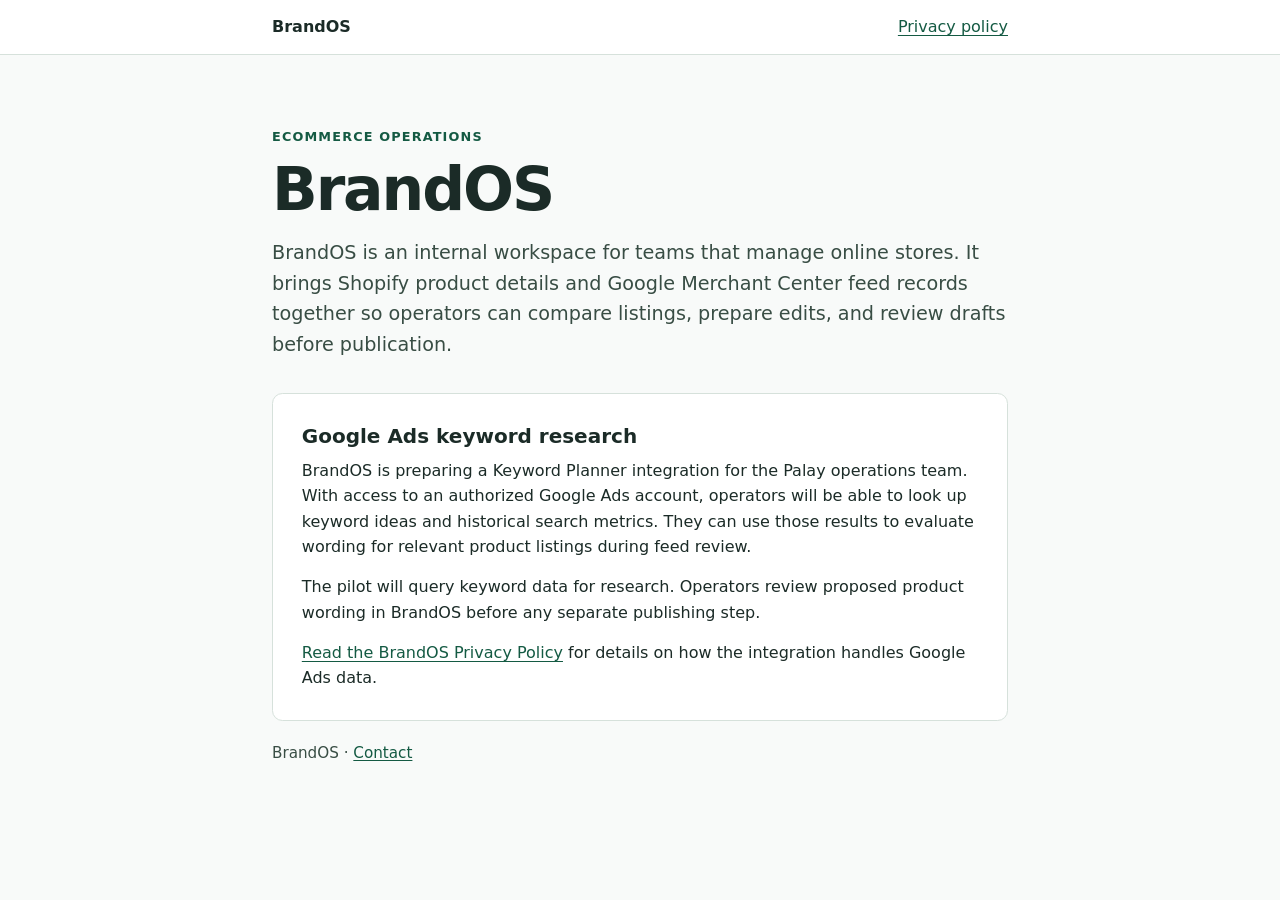
<file: index.html>
<!doctype html>
<html lang="en">
<head>
  <meta charset="utf-8">
  <meta name="viewport" content="width=device-width, initial-scale=1">
  <meta name="description" content="BrandOS is an internal workspace for ecommerce product feed review and keyword research.">
  <title>BrandOS | Product feed workspace</title>
  <link rel="stylesheet" href="./site.css">
</head>
<body>
  <header class="site-header">
    <div class="frame header-content">
      <a class="wordmark" href="./">BrandOS</a>
      <nav aria-label="Main"><a href="./privacy.html">Privacy policy</a></nav>
    </div>
  </header>
  <main class="frame">
    <section class="intro" aria-labelledby="app-title">
      <p class="eyebrow">Ecommerce operations</p>
      <h1 id="app-title">BrandOS</h1>
      <p class="lead">BrandOS is an internal workspace for teams that manage online stores. It brings Shopify product details and Google Merchant Center feed records together so operators can compare listings, prepare edits, and review drafts before publication.</p>
    </section>
    <section class="details" aria-labelledby="google-ads">
      <h2 id="google-ads">Google Ads keyword research</h2>
      <p>BrandOS is preparing a Keyword Planner integration for the Palay operations team. With access to an authorized Google Ads account, operators will be able to look up keyword ideas and historical search metrics. They can use those results to evaluate wording for relevant product listings during feed review.</p>
      <p>The pilot will query keyword data for research. Operators review proposed product wording in BrandOS before any separate publishing step.</p>
      <p><a href="./privacy.html">Read the BrandOS Privacy Policy</a> for details on how the integration handles Google Ads data.</p>
    </section>
  </main>
  <footer class="frame footer">BrandOS &middot; <a href="https://palay.in/pages/contact-us">Contact</a></footer>
</body>
</html>
</file>
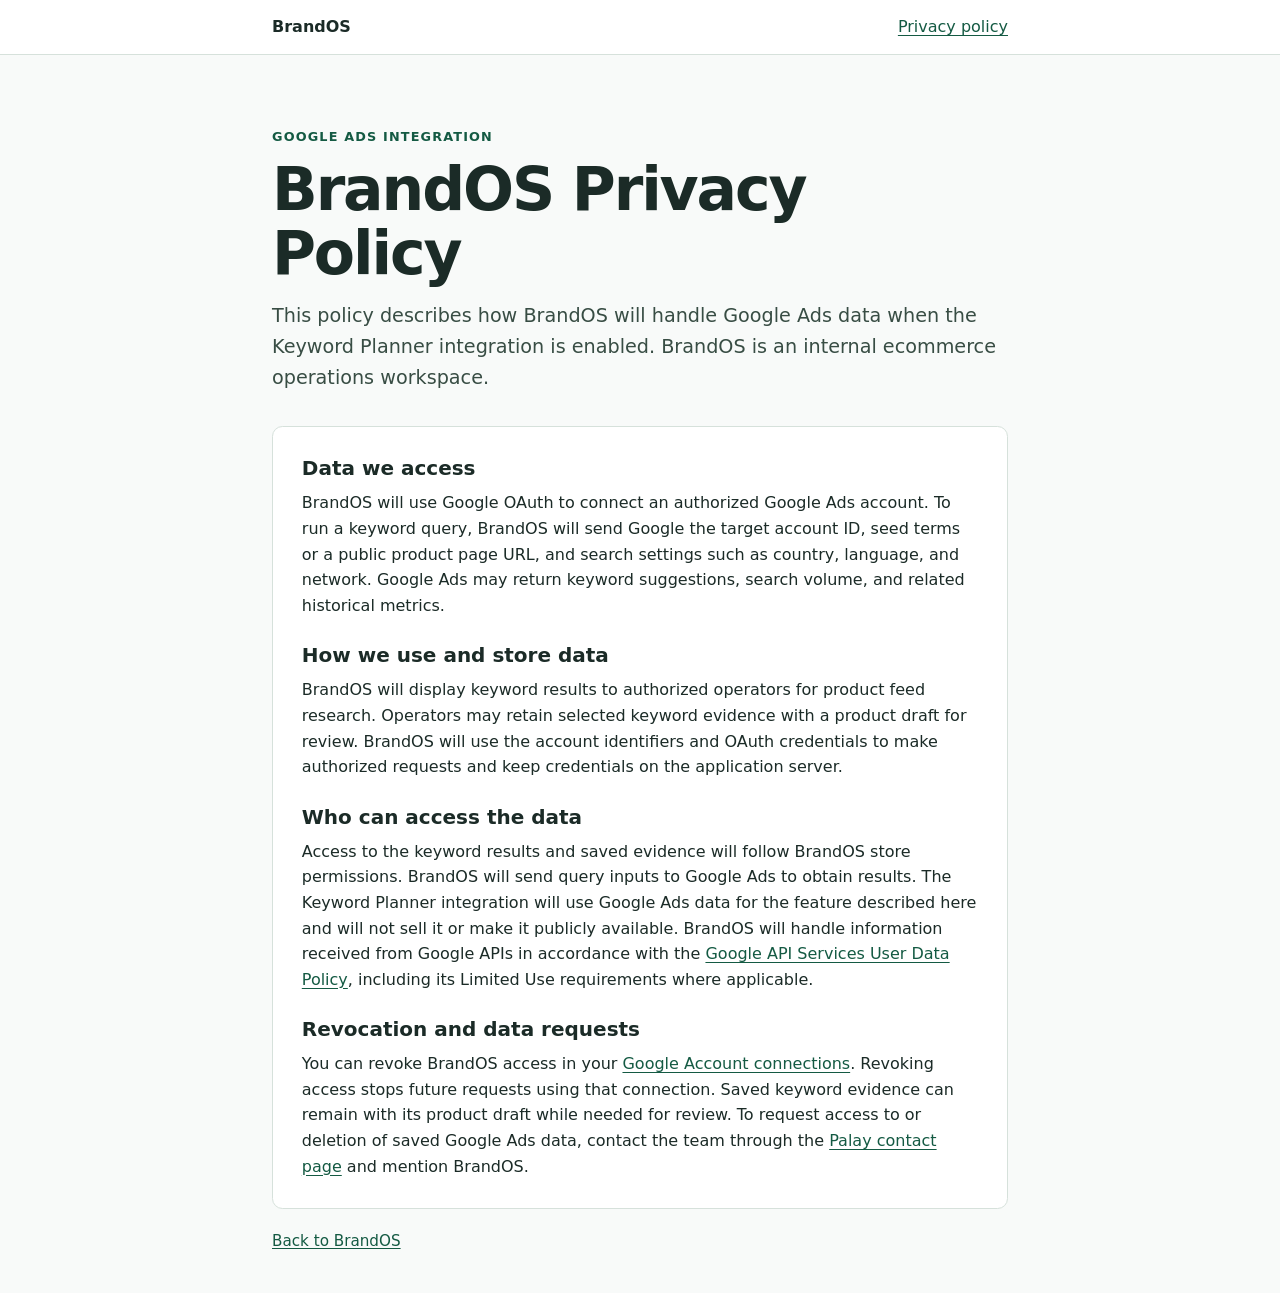
<file: privacy.html>
<!doctype html>
<html lang="en">
<head>
  <meta charset="utf-8">
  <meta name="viewport" content="width=device-width, initial-scale=1">
  <meta name="description" content="How the BrandOS Google Ads Keyword Planner integration handles Google Ads data.">
  <title>BrandOS Privacy Policy</title>
  <link rel="stylesheet" href="./site.css">
</head>
<body>
  <header class="site-header">
    <div class="frame header-content">
      <a class="wordmark" href="./">BrandOS</a>
      <nav aria-label="Main"><a href="./privacy.html" aria-current="page">Privacy policy</a></nav>
    </div>
  </header>
  <main class="frame">
    <section class="intro" aria-labelledby="privacy-title">
      <p class="eyebrow">Google Ads integration</p>
      <h1 id="privacy-title">BrandOS Privacy Policy</h1>
      <p class="lead">This policy describes how BrandOS will handle Google Ads data when the Keyword Planner integration is enabled. BrandOS is an internal ecommerce operations workspace.</p>
    </section>
    <div class="details">
      <section>
        <h2>Data we access</h2>
        <p>BrandOS will use Google OAuth to connect an authorized Google Ads account. To run a keyword query, BrandOS will send Google the target account ID, seed terms or a public product page URL, and search settings such as country, language, and network. Google Ads may return keyword suggestions, search volume, and related historical metrics.</p>
      </section>
      <section>
        <h2>How we use and store data</h2>
        <p>BrandOS will display keyword results to authorized operators for product feed research. Operators may retain selected keyword evidence with a product draft for review. BrandOS will use the account identifiers and OAuth credentials to make authorized requests and keep credentials on the application server.</p>
      </section>
      <section>
        <h2>Who can access the data</h2>
        <p>Access to the keyword results and saved evidence will follow BrandOS store permissions. BrandOS will send query inputs to Google Ads to obtain results. The Keyword Planner integration will use Google Ads data for the feature described here and will not sell it or make it publicly available. BrandOS will handle information received from Google APIs in accordance with the <a href="https://developers.google.com/terms/api-services-user-data-policy">Google API Services User Data Policy</a>, including its Limited Use requirements where applicable.</p>
      </section>
      <section>
        <h2>Revocation and data requests</h2>
        <p>You can revoke BrandOS access in your <a href="https://myaccount.google.com/connections">Google Account connections</a>. Revoking access stops future requests using that connection. Saved keyword evidence can remain with its product draft while needed for review. To request access to or deletion of saved Google Ads data, contact the team through the <a href="https://palay.in/pages/contact-us">Palay contact page</a> and mention BrandOS.</p>
      </section>
    </div>
  </main>
  <footer class="frame footer"><a href="./">Back to BrandOS</a></footer>
</body>
</html>
</file>
<file: site.css>
/* Shared styles for the public BrandOS overview and privacy policy. */
:root {
  color-scheme: light;
  font-family: system-ui, sans-serif;
  color: #1b2b27;
  background: #f8faf9;
  line-height: 1.6;
}
body { margin: 0; }
.frame { width: min(100% - 2.5rem, 46rem); margin-inline: auto; }
.site-header { background: #fff; border-bottom: 1px solid #d6e1db; }
.header-content {
  display: flex;
  align-items: center;
  justify-content: space-between;
  flex-wrap: wrap;
  gap: .5rem 1.5rem;
  padding-block: .9rem;
}
.wordmark { color: #1b2b27; font-weight: 750; text-decoration: none; }
a { color: #145a43; text-underline-offset: .16em; }
a:focus-visible { outline: 2px solid #145a43; outline-offset: 4px; }
.intro { padding-block: clamp(2rem, 8vw, 4.5rem) 2rem; }
.eyebrow {
  margin: 0 0 .65rem;
  font-size: .8rem;
  font-weight: 700;
  letter-spacing: .09em;
  text-transform: uppercase;
  color: #145a43;
}
h1 {
  margin: 0 0 1rem;
  font-size: clamp(2.1rem, 7vw, 3.75rem);
  letter-spacing: -.035em;
  line-height: 1.06;
}
h2 { margin: 0 0 .5rem; font-size: 1.25rem; line-height: 1.35; }
p { margin: 0 0 .9rem; }
p:last-child { margin-bottom: 0; }
.lead { color: #384d44; font-size: clamp(1.05rem, 3vw, 1.2rem); }
.details {
  padding: clamp(1.1rem, 4vw, 1.8rem);
  border: 1px solid #d6e1db;
  border-radius: .65rem;
  background: #fff;
  overflow-wrap: anywhere;
}
.details section + section { margin-top: 1.5rem; }
.footer { padding-block: 1.25rem 2.5rem; color: #384d44; font-size: .95rem; }
</file>
